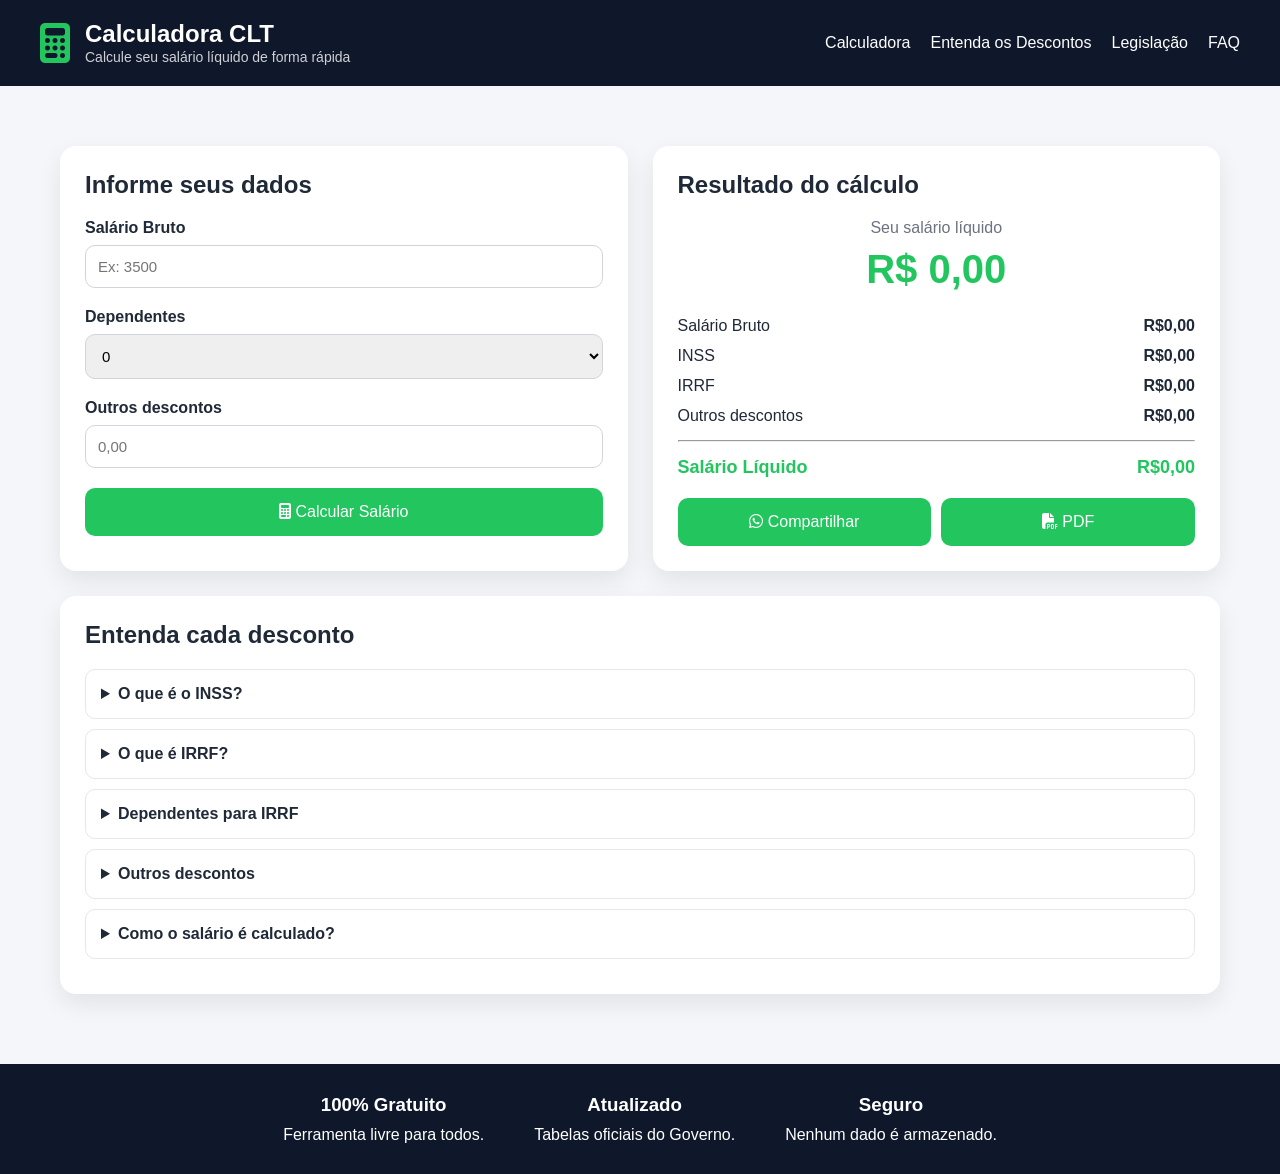
<file: index.html>
<!DOCTYPE html>
<html lang="pt-BR">

<head>

    <meta charset="UTF-8">
    <meta name="viewport" content="width=device-width, initial-scale=1.0">

    <title>Calculadora CLT</title>

    <link rel="stylesheet" href="style.css">

    <!-- Font Awesome -->
    <link rel="stylesheet"
        href="https://cdnjs.cloudflare.com/ajax/libs/font-awesome/6.6.0/css/all.min.css">

</head>

<body>

    <!-- =========================
            CABEÇALHO
    ========================== -->

    <header>

        <div class="logo">

            <i class="fa-solid fa-calculator"></i>

            <div>

                <h1>Calculadora CLT</h1>
                <span>Calcule seu salário líquido de forma rápida</span>

            </div>

        </div>

        <nav>

            <a href="#">Calculadora</a>
            <a href="#">Entenda os Descontos</a>
            <a href="#">Legislação</a>
            <a href="#">FAQ</a>

        </nav>

    </header>

    <!-- =========================
              CONTEÚDO
    ========================== -->

    <main class="container">

        <!-- =====================
             FORMULÁRIO
        ====================== -->

        <section class="card formulario">

            <h2>Informe seus dados</h2>

            <div class="campo">

                <label>Salário Bruto</label>

                <input
                    type="number"
                    id="salario"
                    placeholder="Ex: 3500">

            </div>

            <div class="campo">

                <label>Dependentes</label>

                <select id="dependentes">

                    <option>0</option>
                    <option>1</option>
                    <option>2</option>
                    <option>3</option>
                    <option>4</option>
                    <option>5+</option>

                </select>

            </div>

            <div class="campo">

                <label>Outros descontos</label>

                <input
                    type="number"
                    id="descontos"
                    placeholder="0,00">

            </div>

            <button id="calcular">

                <i class="fa-solid fa-calculator"></i>

                Calcular Salário

            </button>

        </section>

        <!-- =====================
              RESULTADO
        ====================== -->

        <section class="card resultado">

            <h2>Resultado do cálculo</h2>

            <div class="salarioLiquido">

                <p>Seu salário líquido</p>

                <h1 id="liquido">

                    R$ 0,00

                </h1>

            </div>

            <div class="detalhes">

                <div class="linha">

                    <span>Salário Bruto</span>

                    <strong id="valorBruto">

                        R$0,00

                    </strong>

                </div>

                <div class="linha">

                    <span>INSS</span>

                    <strong id="valorINSS">

                        R$0,00

                    </strong>

                </div>

                <div class="linha">

                    <span>IRRF</span>

                    <strong id="valorIRRF">

                        R$0,00

                    </strong>

                </div>

                <div class="linha">

                    <span>Outros descontos</span>

                    <strong id="valorDescontos">

                        R$0,00

                    </strong>

                </div>

                <hr>

                <div class="linha total">

                    <span>Salário Líquido</span>

                    <strong id="valorFinal">

                        R$0,00

                    </strong>

                </div>

            </div>

            <div class="acoes">

                <button>

                    <i class="fa-brands fa-whatsapp"></i>

                    Compartilhar

                </button>

                <button>

                    <i class="fa-solid fa-file-pdf"></i>

                    PDF

                </button>

            </div>

        </section>

        <!-- =====================
           ENTENDA OS DESCONTOS
        ====================== -->

        <section class="card informacoes">

            <h2>Entenda cada desconto</h2>

            <details>

                <summary>

                    O que é o INSS?

                </summary>

                <p>

                    Explicação do INSS...

                </p>

            </details>

            <details>

                <summary>

                    O que é IRRF?

                </summary>

                <p>

                    Explicação do IRRF...

                </p>

            </details>

            <details>

                <summary>

                    Dependentes para IRRF

                </summary>

                <p>

                    Explicação sobre dependentes.

                </p>

            </details>

            <details>

                <summary>

                    Outros descontos

                </summary>

                <p>

                    Plano de saúde, sindicato, VT...

                </p>

            </details>

            <details>

                <summary>

                    Como o salário é calculado?

                </summary>

                <p>

                    Salário Bruto

                    -

                    INSS

                    -

                    IRRF

                    -

                    Outros descontos

                    =

                    Salário Líquido

                </p>

            </details>

        </section>

    </main>

    <!-- =========================
            RODAPÉ
    ========================== -->

    <footer>

        <div>

            <h3>100% Gratuito</h3>

            <p>Ferramenta livre para todos.</p>

        </div>

        <div>

            <h3>Atualizado</h3>

            <p>Tabelas oficiais do Governo.</p>

        </div>

        <div>

            <h3>Seguro</h3>

            <p>Nenhum dado é armazenado.</p>

        </div>

    </footer>

    <script src="script.js"></script>

</body>

</html>
</file>
<file: style.css>
/* RESET */

*{
    margin:0;
    padding:0;
    box-sizing:border-box;
    font-family:Arial, Helvetica, sans-serif;
}

body{
    background:#f4f6f9;
    color:#1f2937;
}

/* HEADER */

header{
    background:#0f172a;
    color:white;
    padding:20px 40px;

    display:flex;
    justify-content:space-between;
    align-items:center;
    flex-wrap:wrap;
}

.logo{
    display:flex;
    align-items:center;
    gap:15px;
}

.logo i{
    font-size:40px;
    color:#22c55e;
}

.logo h1{
    font-size:24px;
}

.logo span{
    font-size:14px;
    opacity:.8;
}

nav{
    display:flex;
    gap:20px;
}

nav a{
    color:white;
    text-decoration:none;
    transition:.3s;
}

nav a:hover{
    color:#22c55e;
}

/* CONTAINER */

.container{
    max-width:1200px;
    margin:40px auto;
    padding:20px;

    display:grid;
    grid-template-columns:1fr 1fr;
    gap:25px;
}

/* CARDS */

.card{
    background:white;
    border-radius:16px;
    padding:25px;
    box-shadow:0 10px 25px rgba(0,0,0,.08);
}

.card h2{
    margin-bottom:20px;
}

/* FORM */

.campo{
    margin-bottom:20px;
}

.campo label{
    display:block;
    margin-bottom:8px;
    font-weight:bold;
}

.campo input,
.campo select{
    width:100%;
    padding:12px;
    border:1px solid #d1d5db;
    border-radius:10px;
    font-size:15px;
}

button{
    width:100%;
    border:none;
    background:#22c55e;
    color:white;
    padding:15px;
    border-radius:10px;
    font-size:16px;
    cursor:pointer;
    transition:.3s;
}

button:hover{
    background:#16a34a;
}

/* RESULTADO */

.salarioLiquido{
    text-align:center;
    margin-bottom:25px;
}

.salarioLiquido p{
    color:#6b7280;
}

.salarioLiquido h1{
    color:#22c55e;
    font-size:40px;
    margin-top:10px;
}

.detalhes{
    margin-top:20px;
}

.linha{
    display:flex;
    justify-content:space-between;
    margin:12px 0;
}

.total{
    font-size:18px;
    font-weight:bold;
    color:#22c55e;
}

hr{
    margin:15px 0;
}

/* AÇÕES */

.acoes{
    margin-top:20px;
    display:flex;
    gap:10px;
}

.acoes button{
    flex:1;
}

/* FAQ */

.informacoes{
    grid-column:span 2;
}

details{
    border:1px solid #e5e7eb;
    border-radius:10px;
    margin-bottom:10px;
    padding:15px;
}

summary{
    cursor:pointer;
    font-weight:bold;
}

details p{
    margin-top:10px;
    color:#6b7280;
}

/* FOOTER */

footer{
    background:#0f172a;
    color:white;

    margin-top:50px;
    padding:30px;

    display:flex;
    justify-content:center;
    gap:50px;
    flex-wrap:wrap;
}

footer div{
    text-align:center;
}

footer h3{
    margin-bottom:10px;
}

/* RESPONSIVO */

@media(max-width:900px){

    .container{
        grid-template-columns:1fr;
    }

    .informacoes{
        grid-column:span 1;
    }

    header{
        flex-direction:column;
        gap:20px;
        text-align:center;
    }

    nav{
        flex-wrap:wrap;
        justify-content:center;
    }

}


/* RESET */

*{
    margin:0;
    padding:0;
    box-sizing:border-box;
    font-family:Arial, Helvetica, sans-serif;
}

body{
    background:#f4f6f9;
    color:#1f2937;
}

/* HEADER */

header{
    background:#0f172a;
    color:white;
    padding:20px 40px;

    display:flex;
    justify-content:space-between;
    align-items:center;
    flex-wrap:wrap;
}

.logo{
    display:flex;
    align-items:center;
    gap:15px;
}

.logo i{
    font-size:40px;
    color:#22c55e;
}

.logo h1{
    font-size:24px;
}

.logo span{
    font-size:14px;
    opacity:.8;
}

nav{
    display:flex;
    gap:20px;
}

nav a{
    color:white;
    text-decoration:none;
    transition:.3s;
}

nav a:hover{
    color:#22c55e;
}

/* CONTAINER */

.container{
    max-width:1200px;
    margin:40px auto;
    padding:20px;

    display:grid;
    grid-template-columns:1fr 1fr;
    gap:25px;
}

/* CARDS */

.card{
    background:white;
    border-radius:16px;
    padding:25px;
    box-shadow:0 10px 25px rgba(0,0,0,.08);
}

.card h2{
    margin-bottom:20px;
}

/* FORM */

.campo{
    margin-bottom:20px;
}

.campo label{
    display:block;
    margin-bottom:8px;
    font-weight:bold;
}

.campo input,
.campo select{
    width:100%;
    padding:12px;
    border:1px solid #d1d5db;
    border-radius:10px;
    font-size:15px;
}

button{
    width:100%;
    border:none;
    background:#22c55e;
    color:white;
    padding:15px;
    border-radius:10px;
    font-size:16px;
    cursor:pointer;
    transition:.3s;
}

button:hover{
    background:#16a34a;
}

/* RESULTADO */

.salarioLiquido{
    text-align:center;
    margin-bottom:25px;
}

.salarioLiquido p{
    color:#6b7280;
}

.salarioLiquido h1{
    color:#22c55e;
    font-size:40px;
    margin-top:10px;
}

.detalhes{
    margin-top:20px;
}

.linha{
    display:flex;
    justify-content:space-between;
    margin:12px 0;
}

.total{
    font-size:18px;
    font-weight:bold;
    color:#22c55e;
}

hr{
    margin:15px 0;
}

/* AÇÕES */

.acoes{
    margin-top:20px;
    display:flex;
    gap:10px;
}

.acoes button{
    flex:1;
}

/* FAQ */

.informacoes{
    grid-column:span 2;
}

details{
    border:1px solid #e5e7eb;
    border-radius:10px;
    margin-bottom:10px;
    padding:15px;
}

summary{
    cursor:pointer;
    font-weight:bold;
}

details p{
    margin-top:10px;
    color:#6b7280;
}

/* FOOTER */

footer{
    background:#0f172a;
    color:white;

    margin-top:50px;
    padding:30px;

    display:flex;
    justify-content:center;
    gap:50px;
    flex-wrap:wrap;
}

footer div{
    text-align:center;
}

footer h3{
    margin-bottom:10px;
}

/* RESPONSIVO */

@media(max-width:900px){

    .container{
        grid-template-columns:1fr;
    }

    .informacoes{
        grid-column:span 1;
    }

    header{
        flex-direction:column;
        gap:20px;
        text-align:center;
    }

    nav{
        flex-wrap:wrap;
        justify-content:center;
    }

}
</file>
